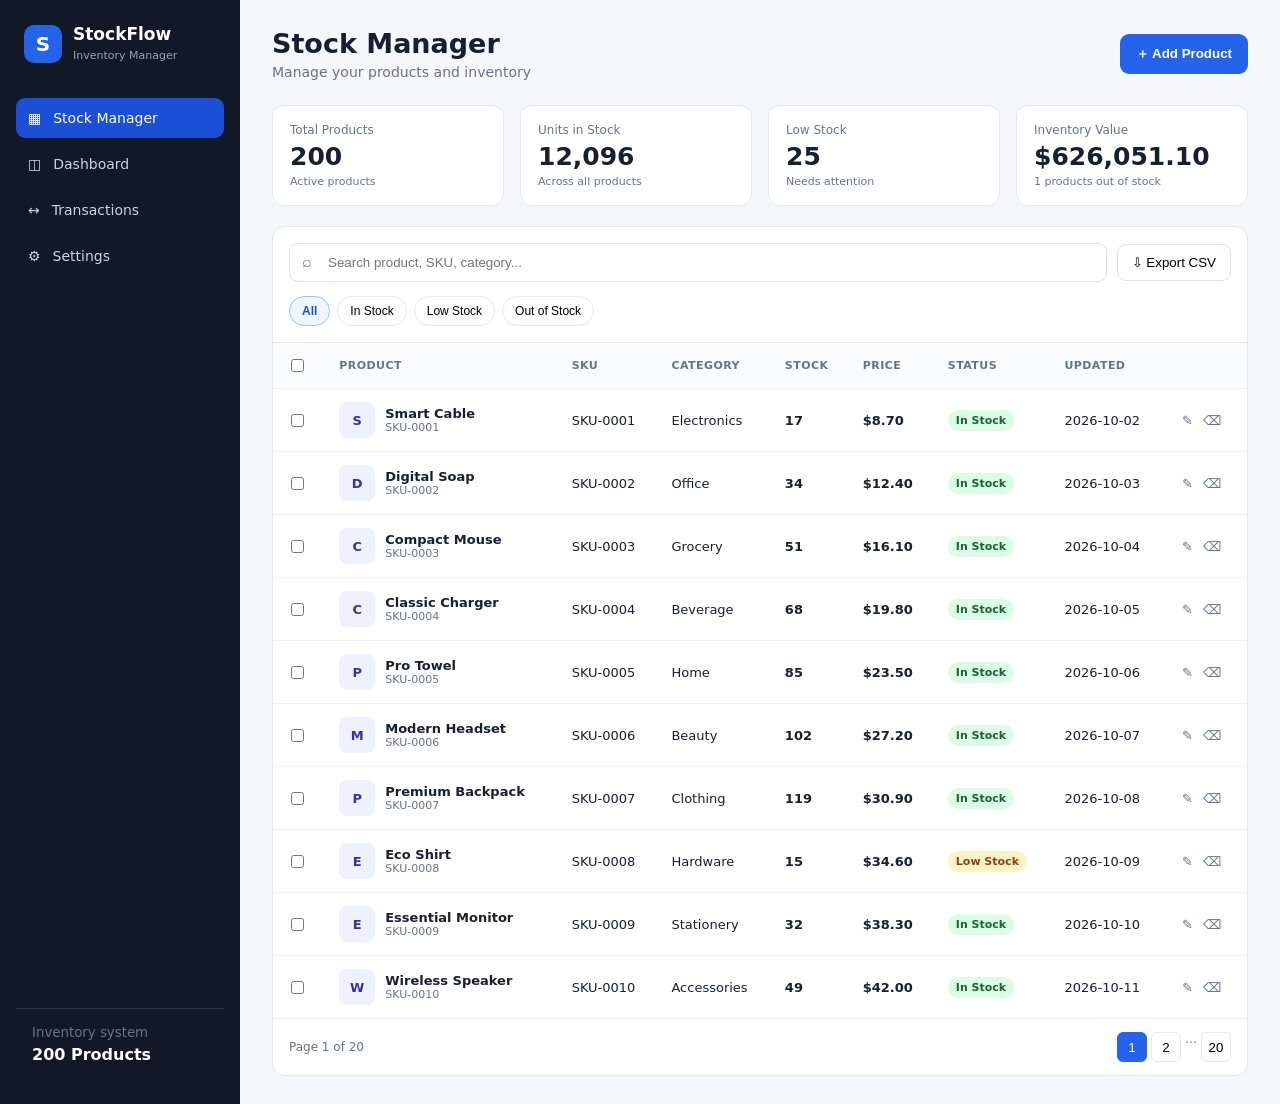
<file: stock-manager/index.html>
<!DOCTYPE html>
<html lang="en">
<head>
<meta charset="UTF-8">
<meta name="viewport" content="width=device-width, initial-scale=1.0">
<title>Stock Manager</title>
<link rel="stylesheet" href="styles.css">
</head>
<body>
<div class="app-shell">
  <aside class="sidebar">
    <div class="brand"><div class="brand-icon">S</div><div><b>StockFlow</b><span>Inventory Manager</span></div></div>
    <nav><a class="active">▦ <span>Stock Manager</span></a><a>◫ <span>Dashboard</span></a><a>↔ <span>Transactions</span></a><a>⚙ <span>Settings</span></a></nav>
    <div class="sidebar-bottom"><small>Inventory system</small><strong>200 Products</strong></div>
  </aside>
  <main class="main">
    <header class="topbar"><div><h1>Stock Manager</h1><p>Manage your products and inventory</p></div><button id="addBtn" class="primary">＋ Add Product</button></header>
    <section id="stats" class="stats"></section>
    <section class="panel">
      <div id="filters"></div>
      <div class="table-wrap"><table><thead><tr><th><input type="checkbox" id="selectAll"></th><th>Product</th><th>SKU</th><th>Category</th><th>Stock</th><th>Price</th><th>Status</th><th>Updated</th><th></th></tr></thead><tbody id="tableBody"></tbody></table></div>
      <div id="pagination"></div>
    </section>
  </main>
</div>
<div id="dialogRoot"></div>
<script type="module" src="js/app.js"></script>
</body>
</html>
</file>
<file: stock-manager/styles.css>
*{box-sizing:border-box}body{margin:0;font-family:Inter,ui-sans-serif,system-ui,-apple-system,BlinkMacSystemFont,"Segoe UI",sans-serif;background:#f6f7fb;color:#172033}.app-shell{display:flex;min-height:100vh}.sidebar{width:240px;background:#111827;color:#cbd5e1;padding:24px 16px;display:flex;flex-direction:column}.brand{display:flex;align-items:center;gap:11px;color:white;margin:0 8px 35px}.brand-icon{width:38px;height:38px;border-radius:10px;background:#2563eb;display:grid;place-items:center;font-weight:800;font-size:20px}.brand b{display:block;font-size:17px}.brand span{font-size:11px;color:#94a3b8}.sidebar nav{display:grid;gap:6px}.sidebar nav a{padding:12px;border-radius:9px;display:flex;gap:12px;align-items:center;font-size:14px}.sidebar nav a.active{background:#1d4ed8;color:#fff}.sidebar-bottom{margin-top:auto;padding:16px;border-top:1px solid #273244}.sidebar-bottom small{display:block;color:#64748b}.sidebar-bottom strong{display:block;color:#fff;margin-top:5px}.main{flex:1;min-width:0;padding:28px 32px}.topbar{display:flex;justify-content:space-between;align-items:center;margin-bottom:25px}.topbar h1{margin:0;font-size:27px}.topbar p{margin:5px 0 0;color:#64748b;font-size:14px}.primary{border:0;background:#2563eb;color:#fff;border-radius:9px;padding:11px 16px;font-weight:700;cursor:pointer}.primary:hover{background:#1d4ed8}.stats{display:grid;grid-template-columns:repeat(4,1fr);gap:16px;margin-bottom:20px}.stat{background:white;border:1px solid #e5e7eb;border-radius:12px;padding:17px}.stat .label{font-size:12px;color:#64748b}.stat .value{font-size:25px;font-weight:750;margin-top:5px}.stat .hint{font-size:11px;color:#64748b;margin-top:4px}.panel{background:#fff;border:1px solid #e5e7eb;border-radius:13px;overflow:hidden}.filterbar{padding:16px;border-bottom:1px solid #e5e7eb}.search-row{display:flex;gap:10px;align-items:center}.search{flex:1;position:relative}.search input{width:100%;padding:11px 13px 11px 38px;border:1px solid #dbe1ea;border-radius:9px;outline:none}.search input:focus{border-color:#2563eb;box-shadow:0 0 0 3px #dbeafe}.search span{position:absolute;left:13px;top:9px;color:#64748b}.export{border:1px solid #dbe1ea;background:white;padding:10px 14px;border-radius:9px;cursor:pointer}.tabs{display:flex;gap:7px;margin-top:14px}.tab,.chip{border:1px solid #e2e8f0;background:#fff;padding:7px 12px;border-radius:20px;cursor:pointer;font-size:12px}.tab.active,.chip.active{background:#eff6ff;border-color:#93c5fd;color:#1d4ed8;font-weight:700}.table-wrap{overflow:auto}table{width:100%;border-collapse:collapse;min-width:900px}th,td{text-align:left;padding:13px 14px;border-bottom:1px solid #eef0f4;font-size:13px}th{background:#fafbfc;color:#64748b;font-size:11px;text-transform:uppercase;letter-spacing:.04em}tbody tr:hover{background:#fafcff}.product-cell{display:flex;align-items:center;gap:10px}.avatar{width:36px;height:36px;border-radius:8px;background:#eef2ff;display:grid;place-items:center;font-weight:700;color:#3730a3}.product-name{font-weight:650}.muted{color:#64748b;font-size:11px}.stock{font-weight:700}.price{font-weight:650}.badge{display:inline-flex;padding:4px 8px;border-radius:20px;font-size:11px;font-weight:700}.in{background:#dcfce7;color:#166534}.low{background:#fef3c7;color:#92400e}.out{background:#fee2e2;color:#991b1b}.edit-input{width:90px;border:1px solid #93c5fd;border-radius:5px;padding:5px}.icon-btn{border:0;background:transparent;cursor:pointer;color:#64748b;padding:5px}.pagination{display:flex;justify-content:space-between;align-items:center;padding:13px 16px;color:#64748b;font-size:12px}.pages{display:flex;gap:4px}.page{border:1px solid #e2e8f0;background:white;border-radius:6px;min-width:30px;height:30px;cursor:pointer}.page.active{background:#2563eb;color:white;border-color:#2563eb}.modal-backdrop{position:fixed;inset:0;background:#0008;display:grid;place-items:center;padding:20px}.modal{background:white;width:min(500px,100%);border-radius:14px;padding:22px;box-shadow:0 20px 60px #0003}.modal-head{display:flex;justify-content:space-between;align-items:center}.modal h2{margin:0}.close{border:0;background:#f1f5f9;border-radius:50%;width:32px;height:32px;cursor:pointer}.form-grid{display:grid;grid-template-columns:1fr 1fr;gap:14px;margin:20px 0}.field label{display:block;font-size:12px;font-weight:650;margin-bottom:6px}.field input,.field select{width:100%;padding:10px;border:1px solid #dbe1ea;border-radius:8px}.modal-actions{display:flex;justify-content:flex-end;gap:8px}.secondary{border:1px solid #dbe1ea;background:#fff;padding:10px 15px;border-radius:8px;cursor:pointer}@media(max-width:850px){.sidebar{display:none}.main{padding:18px}.stats{grid-template-columns:1fr 1fr}.topbar{align-items:flex-start;gap:12px}.topbar h1{font-size:22px}}@media(max-width:520px){.stats{grid-template-columns:1fr}.form-grid{grid-template-columns:1fr}.search-row{flex-direction:column;align-items:stretch}}
</file>
